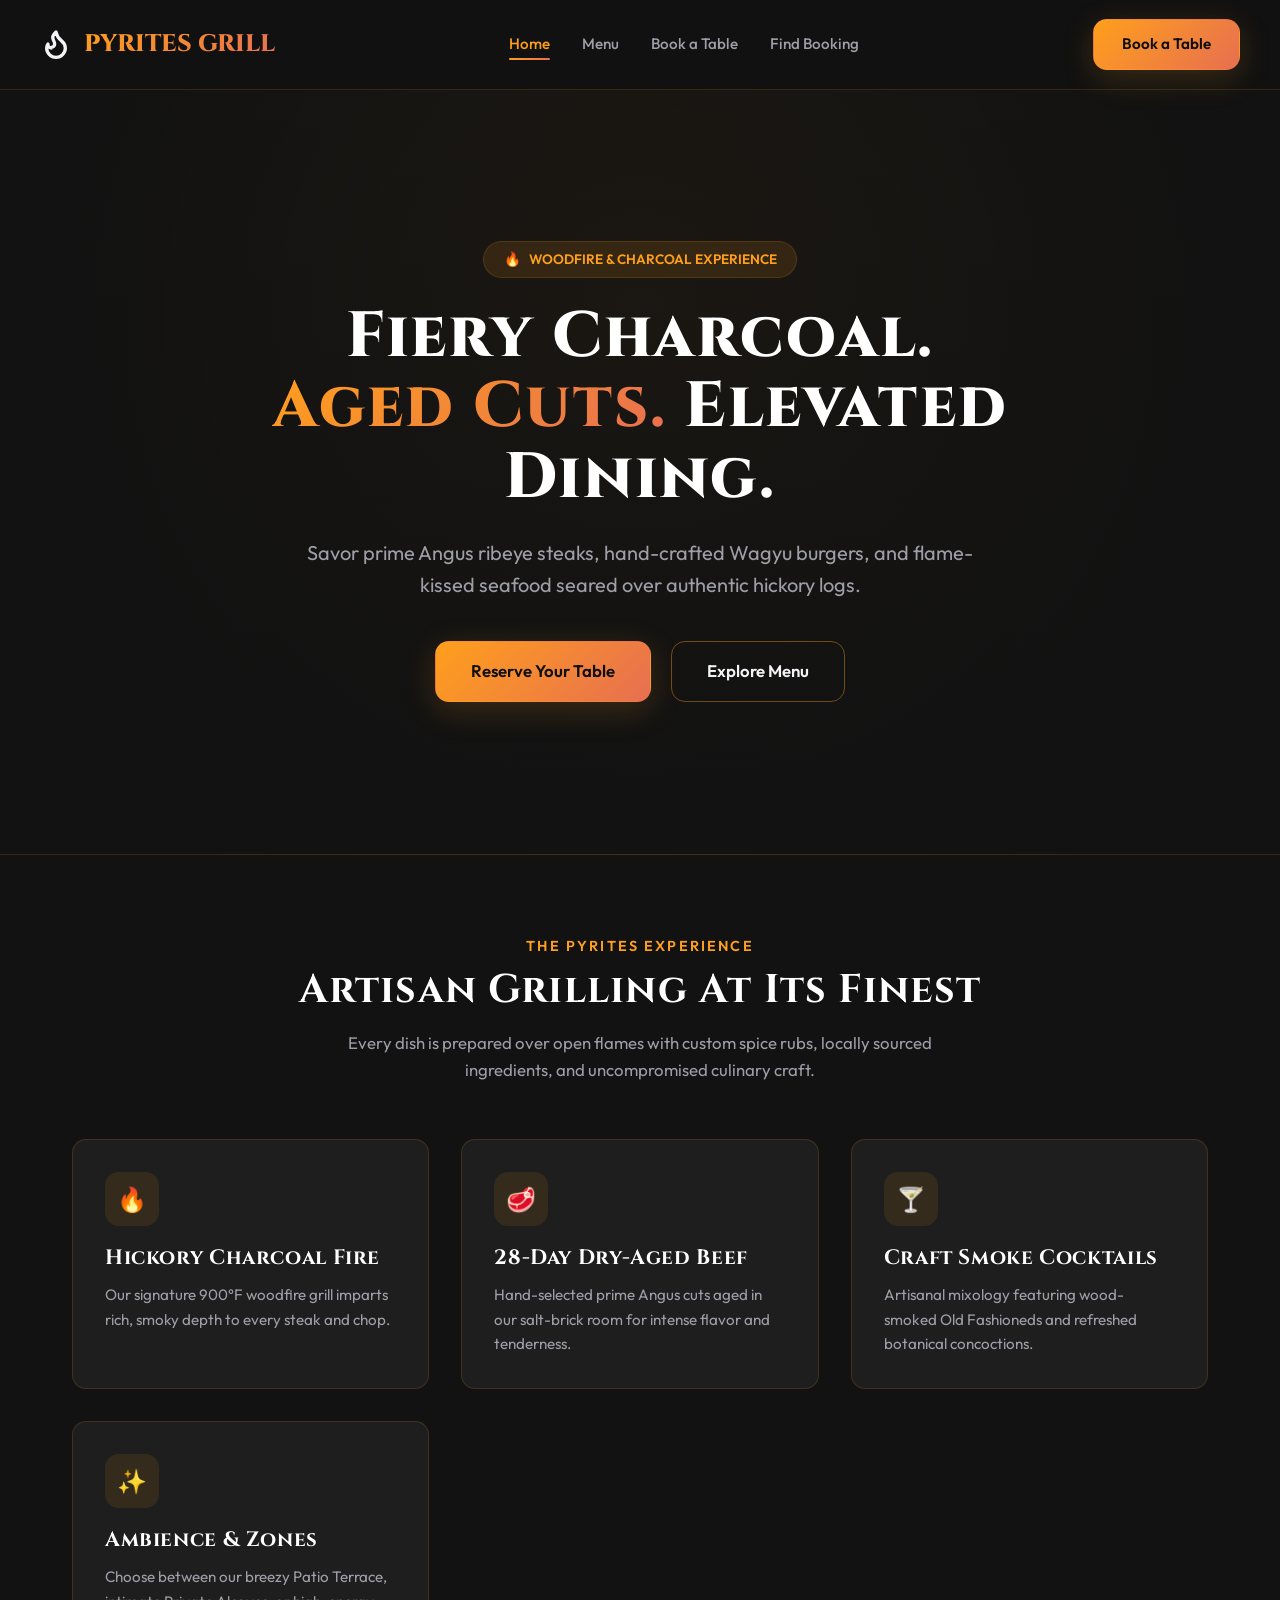
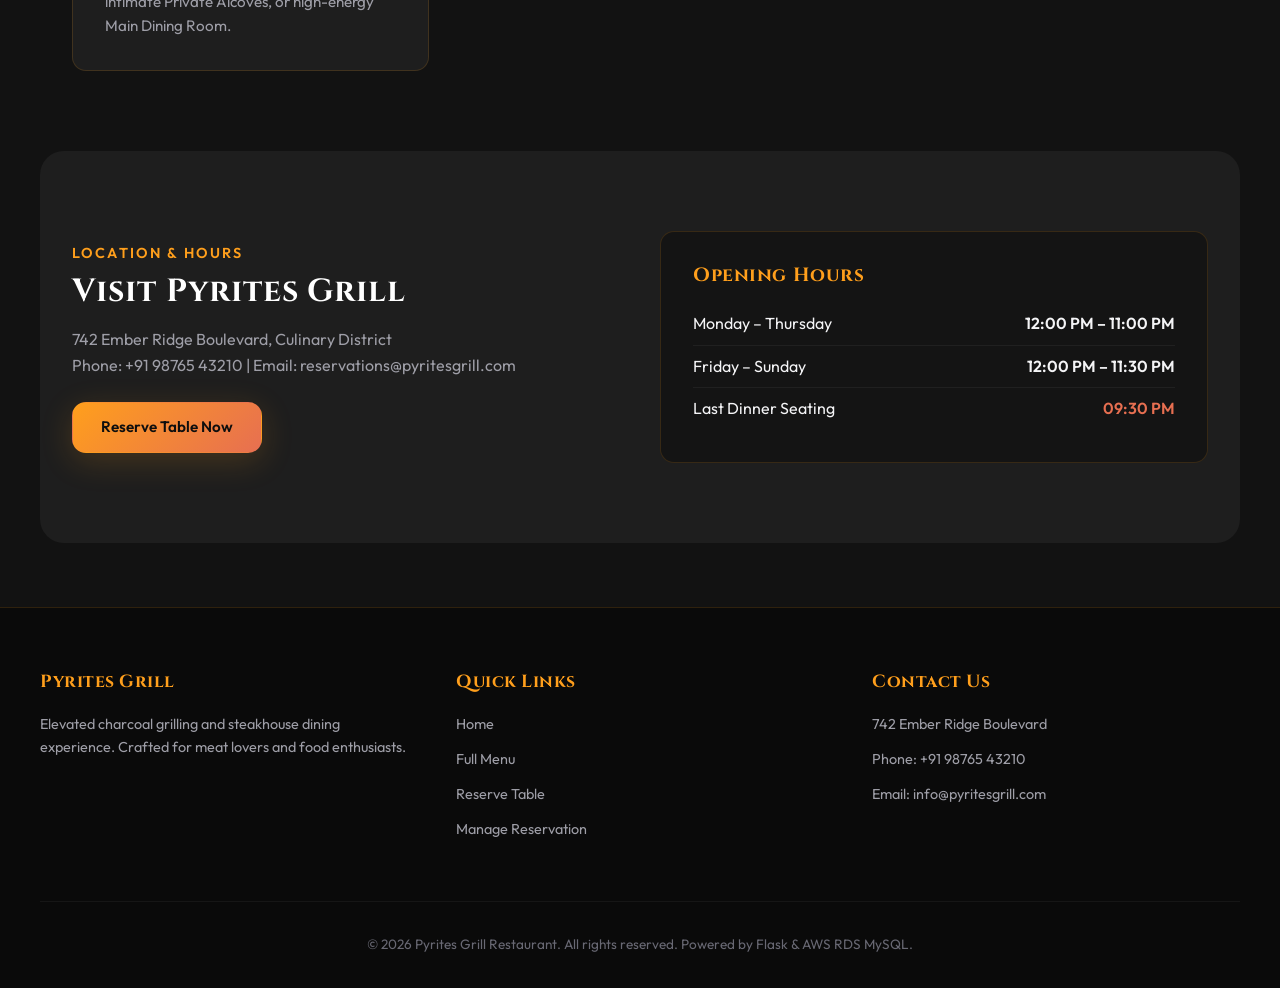
<file: frontend/index.html>
<!DOCTYPE html>
<html lang="en">
<head>
  <meta charset="UTF-8">
  <meta name="viewport" content="width=device-width, initial-scale=1.0">
  <title>Pyrites Grill | Premium Woodfire Steakhouse & Grill</title>
  <meta name="description" content="Experience flame-kissed Angus steaks, artisan burgers, and smoked specialties at Pyrites Grill. Reserve your table online today.">
  <link rel="stylesheet" href="css/styles.css">
</head>
<body>

  <!-- Navigation Bar -->
  <nav class="navbar">
    <div class="nav-container">
      <a href="index.html" class="brand-logo">
        <svg viewBox="0 0 24 24" fill="none" stroke="currentColor" stroke-width="2.5" stroke-linecap="round" stroke-linejoin="round">
          <path d="M8.5 14.5A2.5 2.5 0 0 0 11 12c0-1.38-.5-2-1-3-1.072-2.143-.224-4.054 2-6 .5 2.5 2 4.9 4 6.5 2 1.6 3 3.5 3 5.5a7 7 0 1 1-14 0c0-1.153.433-2.294 1-3a2.5 2.5 0 0 0 2.5 3z"/>
        </svg>
        <span>PYRITES GRILL</span>
      </a>
      <ul class="nav-links">
        <li><a href="index.html" class="nav-link active">Home</a></li>
        <li><a href="menu.html" class="nav-link">Menu</a></li>
        <li><a href="book.html" class="nav-link">Book a Table</a></li>
        <li><a href="my-booking.html" class="nav-link">Find Booking</a></li>
      </ul>
      <a href="book.html" class="btn btn-primary">Book a Table</a>
    </div>
  </nav>

  <!-- Main Content -->
  <main class="main-content">
    
    <!-- Hero Section -->
    <section class="hero">
      <div class="hero-overlay"></div>
      <div class="hero-container">
        <div class="hero-tag">
          <span style="color: var(--color-primary);">🔥</span> WOODFIRE & CHARCOAL EXPERIENCE
        </div>
        <h1 class="hero-title">
          Fiery Charcoal. <br>
          <span class="text-gradient">Aged Cuts.</span> Elevated Dining.
        </h1>
        <p class="hero-subtitle">
          Savor prime Angus ribeye steaks, hand-crafted Wagyu burgers, and flame-kissed seafood seared over authentic hickory logs.
        </p>
        <div class="hero-actions">
          <a href="book.html" class="btn btn-primary" style="padding: 1rem 2.2rem; font-size: 1.05rem;">
            Reserve Your Table
          </a>
          <a href="menu.html" class="btn btn-secondary" style="padding: 1rem 2.2rem; font-size: 1.05rem;">
            Explore Menu
          </a>
        </div>
      </div>
    </section>

    <!-- Experience Features -->
    <section class="section">
      <div class="section-header">
        <span class="section-subtitle">THE PYRITES EXPERIENCE</span>
        <h2 class="section-title">Artisan Grilling At Its Finest</h2>
        <p class="section-description">
          Every dish is prepared over open flames with custom spice rubs, locally sourced ingredients, and uncompromised culinary craft.
        </p>
      </div>

      <div class="grid-features">
        <div class="feature-card">
          <div class="feature-icon">🔥</div>
          <h3 class="feature-title">Hickory Charcoal Fire</h3>
          <p class="feature-text">Our signature 900°F woodfire grill imparts rich, smoky depth to every steak and chop.</p>
        </div>

        <div class="feature-card">
          <div class="feature-icon">🥩</div>
          <h3 class="feature-title">28-Day Dry-Aged Beef</h3>
          <p class="feature-text">Hand-selected prime Angus cuts aged in our salt-brick room for intense flavor and tenderness.</p>
        </div>

        <div class="feature-card">
          <div class="feature-icon">🍸</div>
          <h3 class="feature-title">Craft Smoke Cocktails</h3>
          <p class="feature-text">Artisanal mixology featuring wood-smoked Old Fashioneds and refreshed botanical concoctions.</p>
        </div>

        <div class="feature-card">
          <div class="feature-icon">✨</div>
          <h3 class="feature-title">Ambience & Zones</h3>
          <p class="feature-text">Choose between our breezy Patio Terrace, intimate Private Alcoves, or high-energy Main Dining Room.</p>
        </div>
      </div>
    </section>

    <!-- Restaurant Info & Hours Banner -->
    <section class="section" style="background: var(--bg-card); border-y: 1px solid var(--border-color); border-radius: var(--radius-lg); margin-bottom: 4rem;">
      <div style="display: grid; grid-template-columns: repeat(auto-fit, minmax(280px, 1fr)); gap: 2.5rem; align-items: center;">
        <div>
          <span class="section-subtitle">LOCATION & HOURS</span>
          <h2 class="section-title" style="font-size: 2rem;">Visit Pyrites Grill</h2>
          <p style="color: var(--text-muted); margin-bottom: 1.5rem;">
            742 Ember Ridge Boulevard, Culinary District<br>
            Phone: +91 98765 43210 | Email: reservations@pyritesgrill.com
          </p>
          <a href="book.html" class="btn btn-primary">Reserve Table Now</a>
        </div>

        <div style="background: rgba(18, 18, 18, 0.8); padding: 2rem; border-radius: var(--radius-md); border: 1px solid var(--border-color);">
          <h3 style="margin-bottom: 1rem; color: var(--color-primary); font-size: 1.2rem;">Opening Hours</h3>
          <div style="display: flex; justify-content: space-between; padding: 0.5rem 0; border-bottom: 1px solid rgba(255,255,255,0.05);">
            <span>Monday – Thursday</span>
            <span style="font-weight: 600;">12:00 PM – 11:00 PM</span>
          </div>
          <div style="display: flex; justify-content: space-between; padding: 0.5rem 0; border-bottom: 1px solid rgba(255,255,255,0.05);">
            <span>Friday – Sunday</span>
            <span style="font-weight: 600;">12:00 PM – 11:30 PM</span>
          </div>
          <div style="display: flex; justify-content: space-between; padding: 0.5rem 0;">
            <span>Last Dinner Seating</span>
            <span style="color: var(--color-secondary); font-weight: 600;">09:30 PM</span>
          </div>
        </div>
      </div>
    </section>

  </main>

  <!-- Footer -->
  <footer class="footer">
    <div class="footer-container">
      <div>
        <h3 class="footer-title">Pyrites Grill</h3>
        <p class="footer-text">Elevated charcoal grilling and steakhouse dining experience. Crafted for meat lovers and food enthusiasts.</p>
      </div>

      <div>
        <h3 class="footer-title">Quick Links</h3>
        <p class="footer-text"><a href="index.html">Home</a></p>
        <p class="footer-text"><a href="menu.html">Full Menu</a></p>
        <p class="footer-text"><a href="book.html">Reserve Table</a></p>
        <p class="footer-text"><a href="my-booking.html">Manage Reservation</a></p>
      </div>

      <div>
        <h3 class="footer-title">Contact Us</h3>
        <p class="footer-text">742 Ember Ridge Boulevard</p>
        <p class="footer-text">Phone: +91 98765 43210</p>
        <p class="footer-text">Email: info@pyritesgrill.com</p>
      </div>
    </div>

    <div class="footer-bottom">
      &copy; 2026 Pyrites Grill Restaurant. All rights reserved. Powered by Flask & AWS RDS MySQL.
    </div>
  </footer>

  <script src="js/config.js"></script>
  <script src="js/app.js"></script>
</body>
</html>
</file>
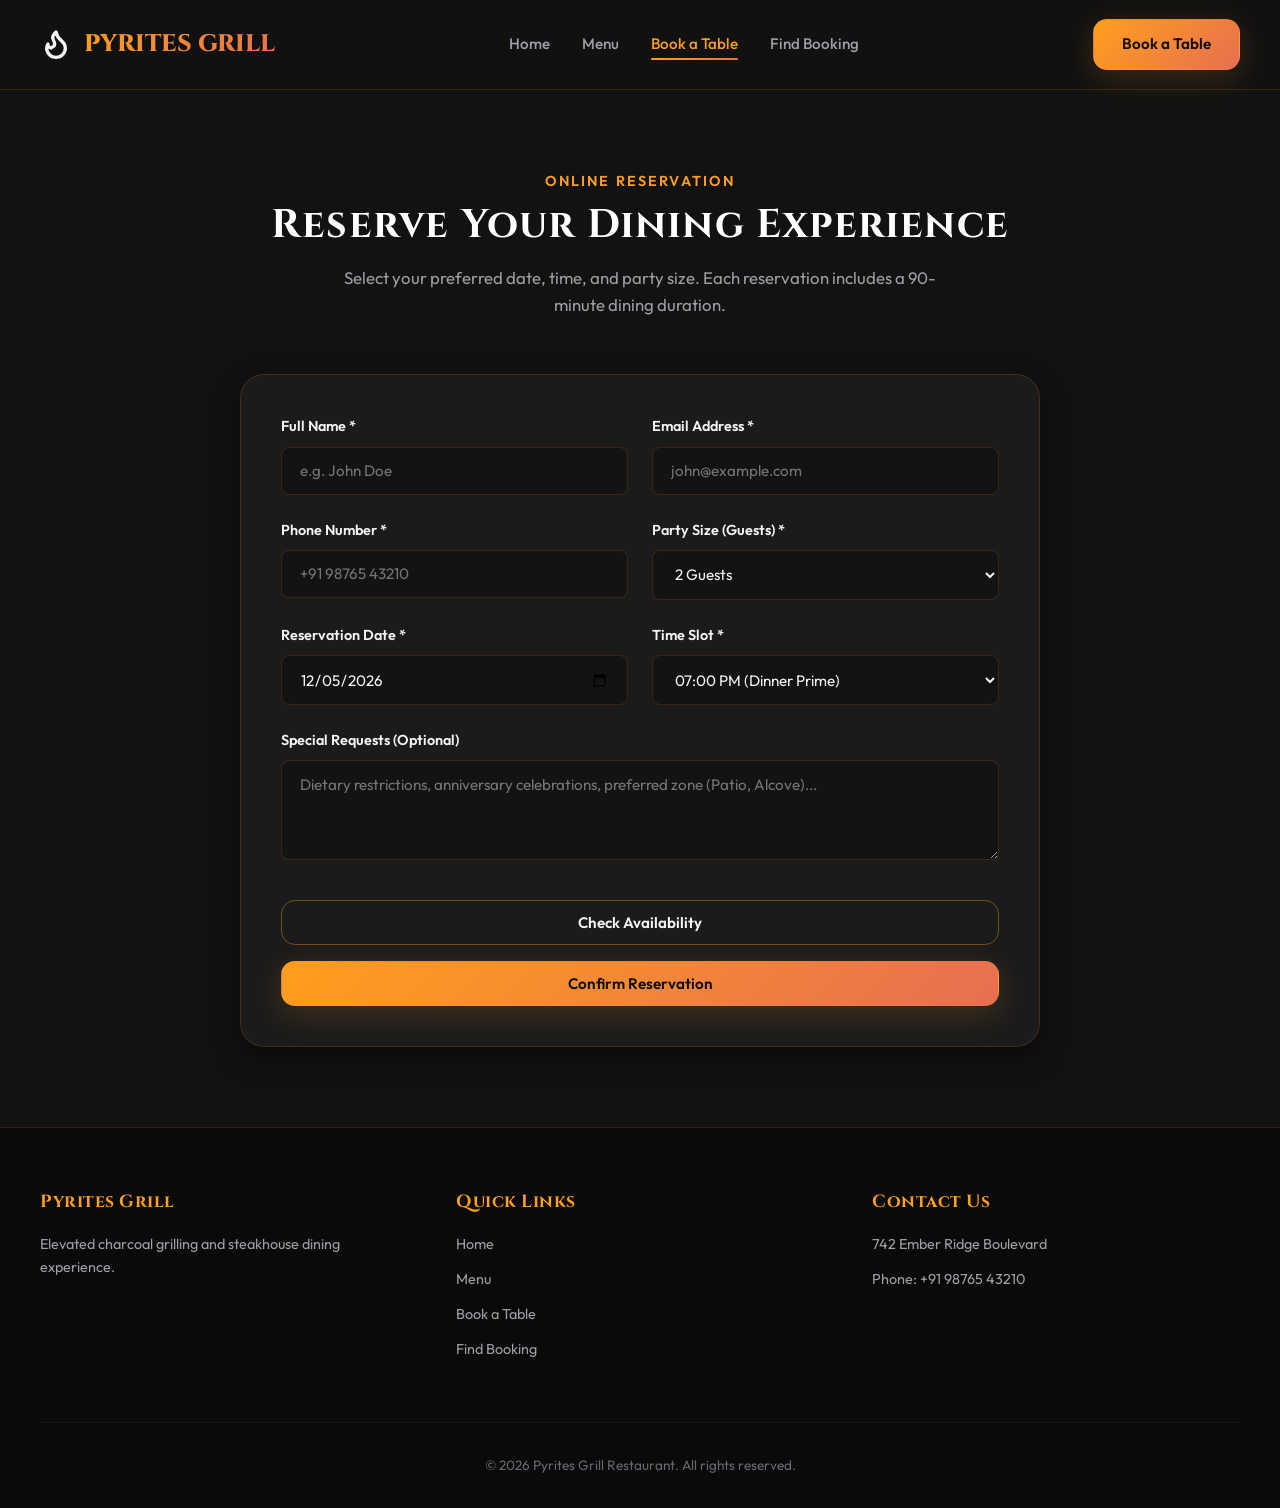
<file: frontend/book.html>
<!DOCTYPE html>
<html lang="en">
<head>
  <meta charset="UTF-8">
  <meta name="viewport" content="width=device-width, initial-scale=1.0">
  <title>Reserve a Table | Pyrites Grill</title>
  <meta name="description" content="Book a dining table at Pyrites Grill online with real-time table availability check and instant reservation reference.">
  <link rel="stylesheet" href="css/styles.css">
</head>
<body>

  <!-- Navigation Bar -->
  <nav class="navbar">
    <div class="nav-container">
      <a href="index.html" class="brand-logo">
        <svg viewBox="0 0 24 24" fill="none" stroke="currentColor" stroke-width="2.5" stroke-linecap="round" stroke-linejoin="round">
          <path d="M8.5 14.5A2.5 2.5 0 0 0 11 12c0-1.38-.5-2-1-3-1.072-2.143-.224-4.054 2-6 .5 2.5 2 4.9 4 6.5 2 1.6 3 3.5 3 5.5a7 7 0 1 1-14 0c0-1.153.433-2.294 1-3a2.5 2.5 0 0 0 2.5 3z"/>
        </svg>
        <span>PYRITES GRILL</span>
      </a>
      <ul class="nav-links">
        <li><a href="index.html" class="nav-link">Home</a></li>
        <li><a href="menu.html" class="nav-link">Menu</a></li>
        <li><a href="book.html" class="nav-link active">Book a Table</a></li>
        <li><a href="my-booking.html" class="nav-link">Find Booking</a></li>
      </ul>
      <a href="book.html" class="btn btn-primary">Book a Table</a>
    </div>
  </nav>

  <!-- Main Content -->
  <main class="main-content">
    
    <section class="section">
      <div class="section-header">
        <span class="section-subtitle">ONLINE RESERVATION</span>
        <h1 class="section-title">Reserve Your Dining Experience</h1>
        <p class="section-description">
          Select your preferred date, time, and party size. Each reservation includes a 90-minute dining duration.
        </p>
      </div>

      <!-- Alert Container -->
      <div id="booking-alert" style="max-width: 800px; margin: 0 auto 1.5rem;"></div>

      <!-- Booking Form Container -->
      <div id="booking-form-wrapper" class="booking-container">
        <form id="booking-form">
          <div class="form-grid">
            
            <!-- Guest Name -->
            <div class="form-group">
              <label class="form-label" for="customer_name">Full Name *</label>
              <input type="text" id="customer_name" class="form-input" placeholder="e.g. John Doe" required>
            </div>

            <!-- Email Address -->
            <div class="form-group">
              <label class="form-label" for="customer_email">Email Address *</label>
              <input type="email" id="customer_email" class="form-input" placeholder="john@example.com" required>
            </div>

            <!-- Phone Number -->
            <div class="form-group">
              <label class="form-label" for="customer_phone">Phone Number *</label>
              <input type="tel" id="customer_phone" class="form-input" placeholder="+91 98765 43210" required>
            </div>

            <!-- Guest Count -->
            <div class="form-group">
              <label class="form-label" for="guest_count">Party Size (Guests) *</label>
              <select id="guest_count" class="form-select" required>
                <option value="1">1 Guest (Solo)</option>
                <option value="2" selected>2 Guests</option>
                <option value="3">3 Guests</option>
                <option value="4">4 Guests</option>
                <option value="5">5 Guests</option>
                <option value="6">6 Guests</option>
                <option value="7">7 Guests</option>
                <option value="8">8 Guests (VIP / Large Alcove)</option>
              </select>
            </div>

            <!-- Booking Date -->
            <div class="form-group">
              <label class="form-label" for="booking_date">Reservation Date *</label>
              <input type="date" id="booking_date" class="form-input" required>
            </div>

            <!-- Booking Time Slot -->
            <div class="form-group">
              <label class="form-label" for="booking_time">Time Slot *</label>
              <select id="booking_time" class="form-select" required>
                <option value="12:00">12:00 PM (Lunch)</option>
                <option value="13:00">01:00 PM (Lunch)</option>
                <option value="14:00">02:00 PM (Lunch)</option>
                <option value="18:00">06:00 PM (Dinner)</option>
                <option value="19:00" selected>07:00 PM (Dinner Prime)</option>
                <option value="20:00">08:00 PM (Dinner Prime)</option>
                <option value="21:00">09:00 PM (Late Seating)</option>
              </select>
            </div>

            <!-- Special Requests -->
            <div class="form-group full-width">
              <label class="form-label" for="special_requests">Special Requests (Optional)</label>
              <textarea id="special_requests" class="form-textarea" placeholder="Dietary restrictions, anniversary celebrations, preferred zone (Patio, Alcove)..."></textarea>
            </div>

            <!-- Availability Action Button -->
            <div class="form-group full-width" style="display: flex; gap: 1rem; flex-wrap: wrap; margin-top: 1rem;">
              <button type="button" id="btn-check-availability" class="btn btn-secondary" style="flex: 1;">
                Check Availability
              </button>
              <button type="submit" id="btn-submit-booking" class="btn btn-primary" style="flex: 2;">
                Confirm Reservation
              </button>
            </div>

          </div>
        </form>
      </div>

      <!-- Result Confirmation Container (Hidden initially) -->
      <div id="booking-result-wrapper" style="display: none; max-width: 800px; margin: 0 auto;">
        <!-- Rendered by app.js -->
      </div>

    </section>

  </main>

  <!-- Footer -->
  <footer class="footer">
    <div class="footer-container">
      <div>
        <h3 class="footer-title">Pyrites Grill</h3>
        <p class="footer-text">Elevated charcoal grilling and steakhouse dining experience.</p>
      </div>
      <div>
        <h3 class="footer-title">Quick Links</h3>
        <p class="footer-text"><a href="index.html">Home</a></p>
        <p class="footer-text"><a href="menu.html">Menu</a></p>
        <p class="footer-text"><a href="book.html">Book a Table</a></p>
        <p class="footer-text"><a href="my-booking.html">Find Booking</a></p>
      </div>
      <div>
        <h3 class="footer-title">Contact Us</h3>
        <p class="footer-text">742 Ember Ridge Boulevard</p>
        <p class="footer-text">Phone: +91 98765 43210</p>
      </div>
    </div>
    <div class="footer-bottom">
      &copy; 2026 Pyrites Grill Restaurant. All rights reserved.
    </div>
  </footer>

  <script src="js/config.js"></script>
  <script src="js/app.js"></script>
</body>
</html>
</file>
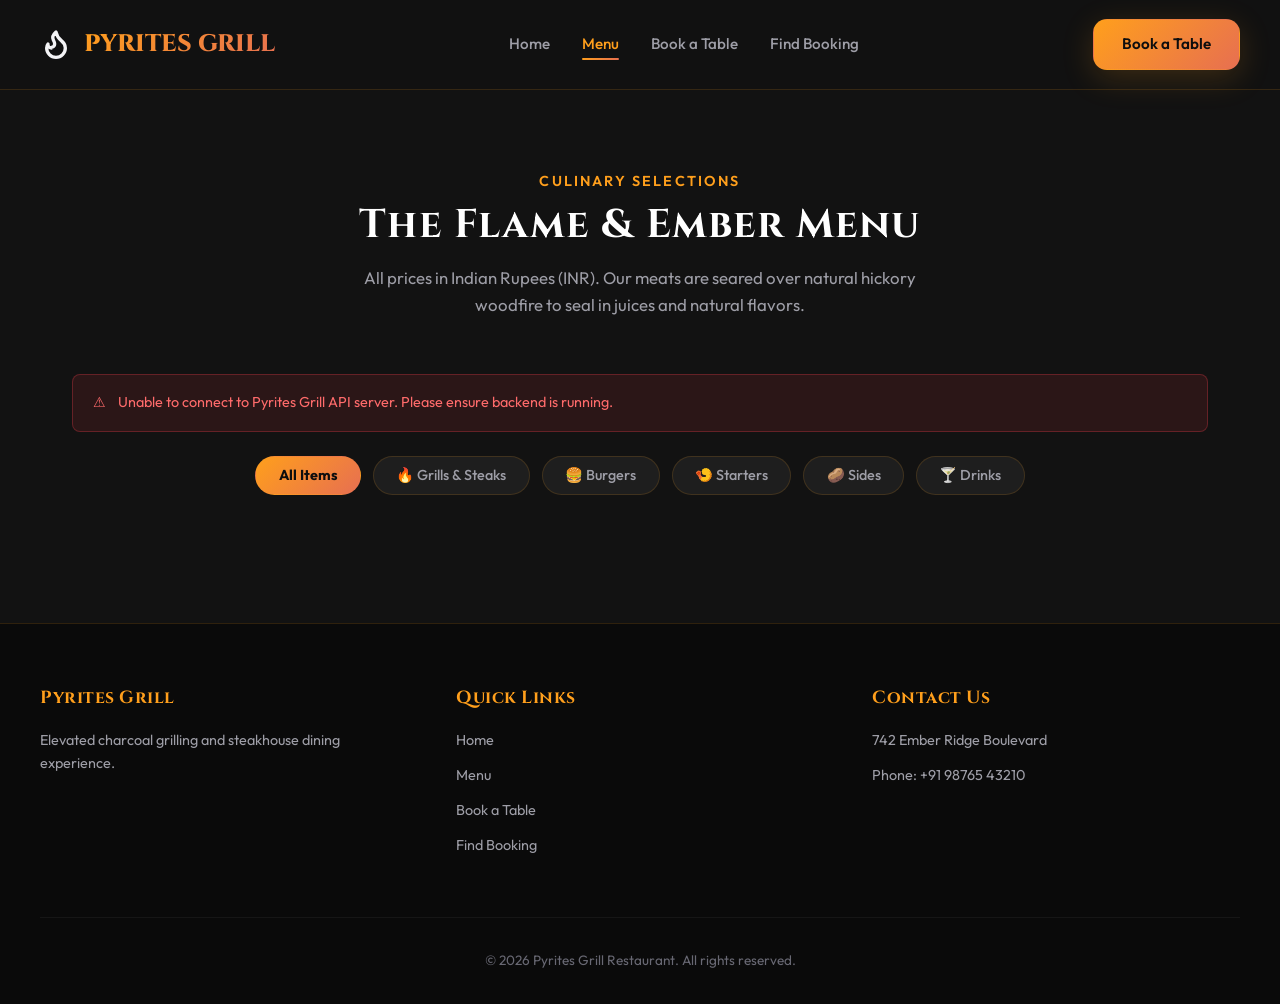
<file: frontend/menu.html>
<!DOCTYPE html>
<html lang="en">
<head>
  <meta charset="UTF-8">
  <meta name="viewport" content="width=device-width, initial-scale=1.0">
  <title>Our Menu | Pyrites Grill</title>
  <meta name="description" content="Explore our menu of charcoal grilled steaks, gourmet burgers, fresh seafood starters, and craft smoke cocktails at Pyrites Grill.">
  <link rel="stylesheet" href="css/styles.css">
</head>
<body>

  <!-- Navigation Bar -->
  <nav class="navbar">
    <div class="nav-container">
      <a href="index.html" class="brand-logo">
        <svg viewBox="0 0 24 24" fill="none" stroke="currentColor" stroke-width="2.5" stroke-linecap="round" stroke-linejoin="round">
          <path d="M8.5 14.5A2.5 2.5 0 0 0 11 12c0-1.38-.5-2-1-3-1.072-2.143-.224-4.054 2-6 .5 2.5 2 4.9 4 6.5 2 1.6 3 3.5 3 5.5a7 7 0 1 1-14 0c0-1.153.433-2.294 1-3a2.5 2.5 0 0 0 2.5 3z"/>
        </svg>
        <span>PYRITES GRILL</span>
      </a>
      <ul class="nav-links">
        <li><a href="index.html" class="nav-link">Home</a></li>
        <li><a href="menu.html" class="nav-link active">Menu</a></li>
        <li><a href="book.html" class="nav-link">Book a Table</a></li>
        <li><a href="my-booking.html" class="nav-link">Find Booking</a></li>
      </ul>
      <a href="book.html" class="btn btn-primary">Book a Table</a>
    </div>
  </nav>

  <!-- Main Content -->
  <main class="main-content">
    
    <section class="section">
      <div class="section-header">
        <span class="section-subtitle">CULINARY SELECTIONS</span>
        <h1 class="section-title">The Flame & Ember Menu</h1>
        <p class="section-description">
          All prices in Indian Rupees (INR). Our meats are seared over natural hickory woodfire to seal in juices and natural flavors.
        </p>
      </div>

      <!-- Alert Container -->
      <div id="menu-alert"></div>

      <!-- Category Filter Tabs -->
      <div class="menu-categories">
        <button class="category-tab active" data-category="all">All Items</button>
        <button class="category-tab" data-category="grills">🔥 Grills & Steaks</button>
        <button class="category-tab" data-category="burgers">🍔 Burgers</button>
        <button class="category-tab" data-category="starters">🍤 Starters</button>
        <button class="category-tab" data-category="sides">🥔 Sides</button>
        <button class="category-tab" data-category="drinks">🍸 Drinks</button>
      </div>

      <!-- Dynamic Menu Grid -->
      <div id="menu-grid" class="menu-grid">
        <!-- Rendered by app.js -->
      </div>
    </section>

  </main>

  <!-- Footer -->
  <footer class="footer">
    <div class="footer-container">
      <div>
        <h3 class="footer-title">Pyrites Grill</h3>
        <p class="footer-text">Elevated charcoal grilling and steakhouse dining experience.</p>
      </div>
      <div>
        <h3 class="footer-title">Quick Links</h3>
        <p class="footer-text"><a href="index.html">Home</a></p>
        <p class="footer-text"><a href="menu.html">Menu</a></p>
        <p class="footer-text"><a href="book.html">Book a Table</a></p>
        <p class="footer-text"><a href="my-booking.html">Find Booking</a></p>
      </div>
      <div>
        <h3 class="footer-title">Contact Us</h3>
        <p class="footer-text">742 Ember Ridge Boulevard</p>
        <p class="footer-text">Phone: +91 98765 43210</p>
      </div>
    </div>
    <div class="footer-bottom">
      &copy; 2026 Pyrites Grill Restaurant. All rights reserved.
    </div>
  </footer>

  <script src="js/config.js"></script>
  <script src="js/app.js"></script>
</body>
</html>
</file>
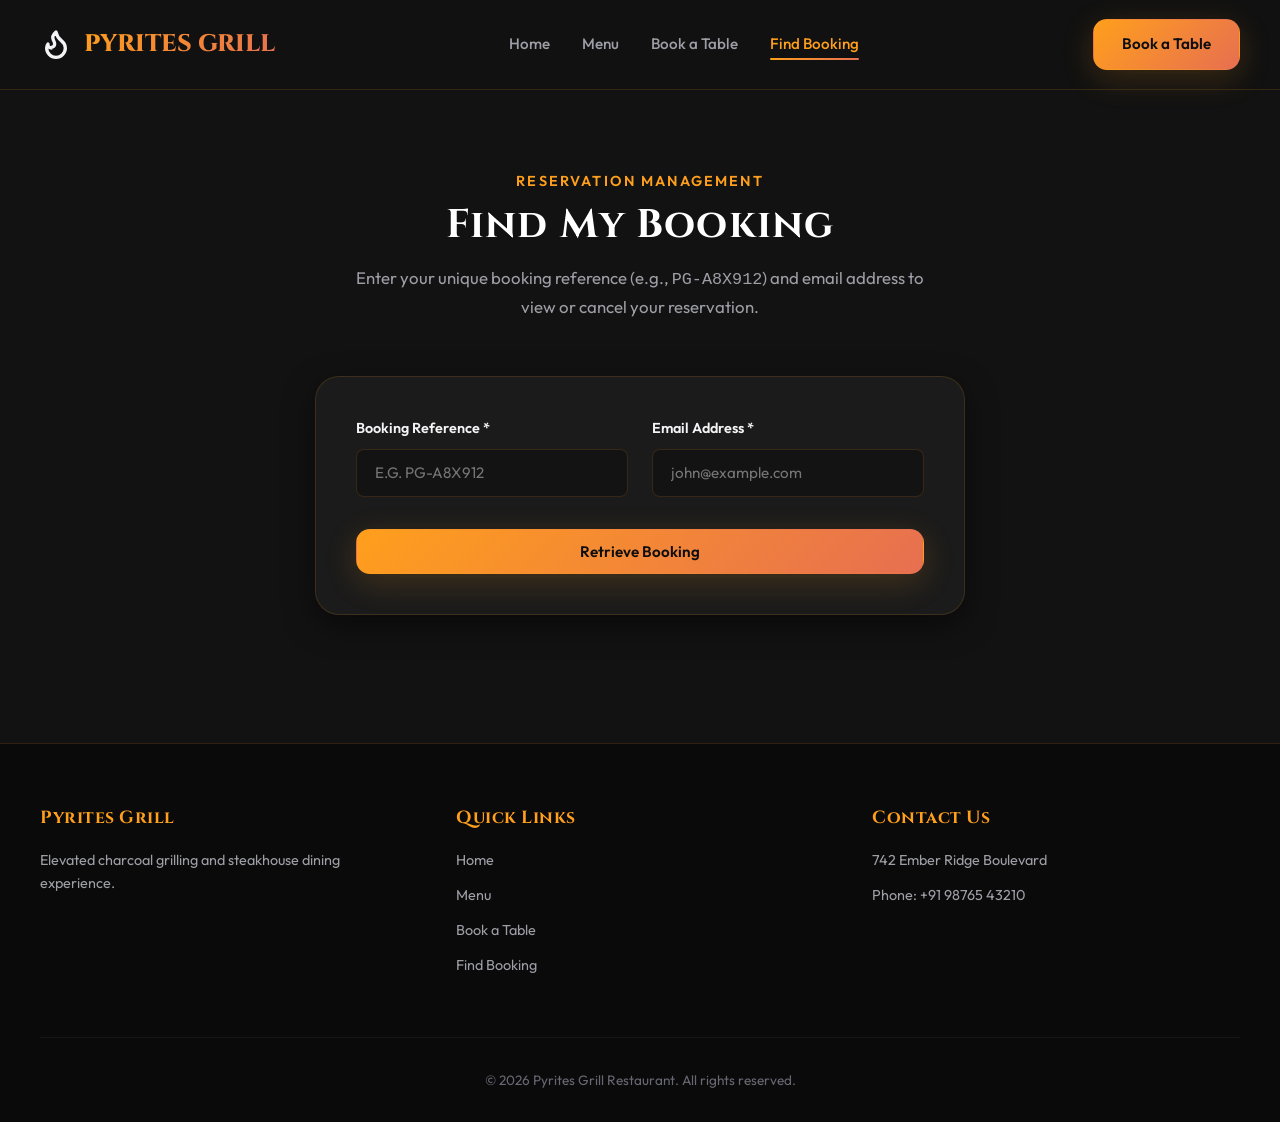
<file: frontend/my-booking.html>
<!DOCTYPE html>
<html lang="en">
<head>
  <meta charset="UTF-8">
  <meta name="viewport" content="width=device-width, initial-scale=1.0">
  <title>Find My Booking | Pyrites Grill</title>
  <meta name="description" content="Retrieve or manage your Pyrites Grill table booking using your unique reference code and email address.">
  <link rel="stylesheet" href="css/styles.css">
</head>
<body>

  <!-- Navigation Bar -->
  <nav class="navbar">
    <div class="nav-container">
      <a href="index.html" class="brand-logo">
        <svg viewBox="0 0 24 24" fill="none" stroke="currentColor" stroke-width="2.5" stroke-linecap="round" stroke-linejoin="round">
          <path d="M8.5 14.5A2.5 2.5 0 0 0 11 12c0-1.38-.5-2-1-3-1.072-2.143-.224-4.054 2-6 .5 2.5 2 4.9 4 6.5 2 1.6 3 3.5 3 5.5a7 7 0 1 1-14 0c0-1.153.433-2.294 1-3a2.5 2.5 0 0 0 2.5 3z"/>
        </svg>
        <span>PYRITES GRILL</span>
      </a>
      <ul class="nav-links">
        <li><a href="index.html" class="nav-link">Home</a></li>
        <li><a href="menu.html" class="nav-link">Menu</a></li>
        <li><a href="book.html" class="nav-link">Book a Table</a></li>
        <li><a href="my-booking.html" class="nav-link active">Find Booking</a></li>
      </ul>
      <a href="book.html" class="btn btn-primary">Book a Table</a>
    </div>
  </nav>

  <!-- Main Content -->
  <main class="main-content">
    
    <section class="section">
      <div class="section-header">
        <span class="section-subtitle">RESERVATION MANAGEMENT</span>
        <h1 class="section-title">Find My Booking</h1>
        <p class="section-description">
          Enter your unique booking reference (e.g., <code>PG-A8X912</code>) and email address to view or cancel your reservation.
        </p>
      </div>

      <!-- Search Form Container -->
      <div class="booking-container" style="max-width: 650px; margin: 0 auto 3rem;">
        <div id="search-alert"></div>

        <form id="search-booking-form">
          <div class="form-grid">
            
            <div class="form-group">
              <label class="form-label" for="search_ref">Booking Reference *</label>
              <input type="text" id="search_ref" class="form-input" placeholder="e.g. PG-A8X912" style="text-transform: uppercase;" required>
            </div>

            <div class="form-group">
              <label class="form-label" for="search_email">Email Address *</label>
              <input type="email" id="search_email" class="form-input" placeholder="john@example.com" required>
            </div>

            <div class="form-group full-width" style="margin-top: 0.5rem;">
              <button type="submit" class="btn btn-primary btn-full">
                Retrieve Booking
              </button>
            </div>

          </div>
        </form>
      </div>

      <!-- Booking Detail Output Container -->
      <div id="booking-detail-wrapper" style="max-width: 750px; margin: 0 auto;">
        <!-- Rendered by app.js -->
      </div>

    </section>

  </main>

  <!-- Footer -->
  <footer class="footer">
    <div class="footer-container">
      <div>
        <h3 class="footer-title">Pyrites Grill</h3>
        <p class="footer-text">Elevated charcoal grilling and steakhouse dining experience.</p>
      </div>
      <div>
        <h3 class="footer-title">Quick Links</h3>
        <p class="footer-text"><a href="index.html">Home</a></p>
        <p class="footer-text"><a href="menu.html">Menu</a></p>
        <p class="footer-text"><a href="book.html">Book a Table</a></p>
        <p class="footer-text"><a href="my-booking.html">Find Booking</a></p>
      </div>
      <div>
        <h3 class="footer-title">Contact Us</h3>
        <p class="footer-text">742 Ember Ridge Boulevard</p>
        <p class="footer-text">Phone: +91 98765 43210</p>
      </div>
    </div>
    <div class="footer-bottom">
      &copy; 2026 Pyrites Grill Restaurant. All rights reserved.
    </div>
  </footer>

  <script src="js/config.js"></script>
  <script src="js/app.js"></script>
</body>
</html>
</file>
<file: frontend/css/styles.css>
/* ==========================================================================
   PYRITES GRILL - DESIGN SYSTEM & STYLESHEET
   Aesthetics: Charcoal dark theme, warm amber/fire orange accents, sleek typography
   ========================================================================== */

@import url('https://fonts.googleapis.com/css2?family=Cinzel:wght@500;700;800&family=Outfit:wght@300;400;500;600;700&display=swap');

:root {
  --bg-dark: #121212;
  --bg-card: #1E1E1E;
  --bg-card-hover: #262626;
  --bg-card-glass: rgba(30, 30, 30, 0.85);
  --border-color: rgba(255, 159, 28, 0.15);
  --border-hover: rgba(255, 159, 28, 0.4);
  
  --color-primary: #FF9F1C;
  --color-secondary: #E76F51;
  --color-accent-glow: rgba(255, 159, 28, 0.25);
  
  --text-main: #F4F4F6;
  --text-muted: #9E9EA7;
  --text-dim: #686873;
  
  --status-confirmed: #2EC4B6;
  --status-cancelled: #E63946;
  
  --font-heading: 'Cinzel', serif;
  --font-body: 'Outfit', sans-serif;
  
  --gradient-gold: linear-gradient(135deg, #FF9F1C 0%, #E76F51 100%);
  --gradient-dark: linear-gradient(180deg, #181818 0%, #121212 100%);
  --shadow-glow: 0 8px 32px rgba(255, 159, 28, 0.18);
  --shadow-card: 0 10px 30px rgba(0, 0, 0, 0.5);
  
  --radius-sm: 8px;
  --radius-md: 14px;
  --radius-lg: 24px;
  --radius-full: 9999px;
  
  --transition-fast: 0.2s cubic-bezier(0.4, 0, 0.2, 1);
  --transition-smooth: 0.35s cubic-bezier(0.16, 1, 0.3, 1);
}

/* Reset & Base */
*, *::before, *::after {
  box-sizing: border-box;
  margin: 0;
  padding: 0;
}

html {
  scroll-behavior: smooth;
  font-size: 16px;
}

body {
  background-color: var(--bg-dark);
  color: var(--text-main);
  font-family: var(--font-body);
  line-height: 1.6;
  min-height: 100vh;
  display: flex;
  flex-direction: column;
  overflow-x: hidden;
}

a {
  color: inherit;
  text-decoration: none;
}

button, input, select, textarea {
  font-family: inherit;
}

/* Typography Helpers */
h1, h2, h3, h4 {
  font-family: var(--font-heading);
  letter-spacing: 0.03em;
  color: #FFFFFF;
  line-height: 1.2;
}

.text-gradient {
  background: var(--gradient-gold);
  -webkit-background-clip: text;
  -webkit-text-fill-color: transparent;
}

/* Navbar */
.navbar {
  position: sticky;
  top: 0;
  z-index: 1000;
  background: rgba(18, 18, 18, 0.9);
  backdrop-filter: blur(16px);
  border-bottom: 1px solid var(--border-color);
  padding: 1.2rem 2rem;
  transition: var(--transition-fast);
}

.nav-container {
  max-width: 1200px;
  margin: 0 auto;
  display: flex;
  align-items: center;
  justify-content: space-between;
}

.brand-logo {
  display: flex;
  align-items: center;
  gap: 0.75rem;
  font-family: var(--font-heading);
  font-size: 1.5rem;
  font-weight: 800;
  color: var(--text-main);
}

.brand-logo img, .brand-logo svg {
  width: 32px;
  height: 32px;
}

.brand-logo span {
  background: var(--gradient-gold);
  -webkit-background-clip: text;
  -webkit-text-fill-color: transparent;
}

.nav-links {
  display: flex;
  align-items: center;
  gap: 2rem;
  list-style: none;
}

.nav-link {
  font-size: 0.95rem;
  font-weight: 500;
  color: var(--text-muted);
  transition: var(--transition-fast);
  position: relative;
  padding: 0.4rem 0;
}

.nav-link:hover, .nav-link.active {
  color: var(--color-primary);
}

.nav-link.active::after {
  content: '';
  position: absolute;
  bottom: 0;
  left: 0;
  width: 100%;
  height: 2px;
  background: var(--gradient-gold);
  border-radius: var(--radius-full);
}

.btn {
  display: inline-flex;
  align-items: center;
  justify-content: center;
  gap: 0.5rem;
  padding: 0.75rem 1.75rem;
  font-size: 0.95rem;
  font-weight: 600;
  border-radius: var(--radius-md);
  border: 1px solid transparent;
  cursor: pointer;
  transition: var(--transition-smooth);
}

.btn-primary {
  background: var(--gradient-gold);
  color: #0E0E0E;
  box-shadow: var(--shadow-glow);
}

.btn-primary:hover {
  transform: translateY(-2px);
  box-shadow: 0 12px 36px rgba(255, 159, 28, 0.35);
}

.btn-secondary {
  background: transparent;
  border-color: var(--border-hover);
  color: var(--text-main);
}

.btn-secondary:hover {
  background: rgba(255, 159, 28, 0.08);
  border-color: var(--color-primary);
  color: var(--color-primary);
}

.btn-danger {
  background: rgba(230, 57, 70, 0.15);
  border-color: rgba(230, 57, 70, 0.4);
  color: #FF6B6B;
}

.btn-danger:hover {
  background: #E63946;
  color: #FFFFFF;
}

.btn-full {
  width: 100%;
}

/* Layout Containers */
.main-content {
  flex: 1;
}

.section {
  padding: 5rem 2rem;
  max-width: 1200px;
  margin: 0 auto;
}

.section-header {
  text-align: center;
  margin-bottom: 3.5rem;
}

.section-subtitle {
  color: var(--color-primary);
  font-size: 0.9rem;
  font-weight: 600;
  text-transform: uppercase;
  letter-spacing: 0.15em;
  margin-bottom: 0.5rem;
  display: block;
}

.section-title {
  font-size: 2.5rem;
  margin-bottom: 1rem;
}

.section-description {
  color: var(--text-muted);
  max-width: 600px;
  margin: 0 auto;
  font-size: 1.05rem;
}

/* Hero Section */
.hero {
  position: relative;
  min-height: 85vh;
  display: flex;
  align-items: center;
  justify-content: center;
  padding: 4rem 2rem;
  background: radial-gradient(circle at 50% 30%, rgba(255, 159, 28, 0.12) 0%, rgba(18, 18, 18, 1) 70%),
              url('https://images.unsplash.com/photo-1544025162-d76694265947?auto=format&fit=crop&w=1920&q=80') center/cover no-repeat;
  background-blend-mode: overlay;
  border-bottom: 1px solid var(--border-color);
}

.hero-overlay {
  position: absolute;
  inset: 0;
  background: linear-gradient(180deg, rgba(18, 18, 18, 0.6) 0%, rgba(18, 18, 18, 0.95) 100%);
}

.hero-container {
  position: relative;
  z-index: 10;
  max-width: 900px;
  text-align: center;
}

.hero-tag {
  display: inline-flex;
  align-items: center;
  gap: 0.5rem;
  padding: 0.4rem 1.2rem;
  background: rgba(255, 159, 28, 0.12);
  border: 1px solid var(--border-color);
  border-radius: var(--radius-full);
  color: var(--color-primary);
  font-size: 0.85rem;
  font-weight: 600;
  margin-bottom: 1.5rem;
}

.hero-title {
  font-size: 4rem;
  font-weight: 800;
  margin-bottom: 1.5rem;
  line-height: 1.1;
}

.hero-subtitle {
  font-size: 1.25rem;
  color: var(--text-muted);
  max-width: 700px;
  margin: 0 auto 2.5rem;
}

.hero-actions {
  display: flex;
  align-items: center;
  justify-content: center;
  gap: 1.25rem;
  flex-wrap: wrap;
}

/* Feature Cards Grid */
.grid-features {
  display: grid;
  grid-template-columns: repeat(auto-fit, minmax(280px, 1fr));
  gap: 2rem;
}

.feature-card {
  background: var(--bg-card);
  border: 1px solid var(--border-color);
  border-radius: var(--radius-md);
  padding: 2rem;
  transition: var(--transition-smooth);
}

.feature-card:hover {
  transform: translateY(-5px);
  border-color: var(--border-hover);
  box-shadow: var(--shadow-card);
}

.feature-icon {
  width: 54px;
  height: 54px;
  border-radius: var(--radius-md);
  background: rgba(255, 159, 28, 0.1);
  color: var(--color-primary);
  display: flex;
  align-items: center;
  justify-content: center;
  font-size: 1.5rem;
  margin-bottom: 1.25rem;
}

.feature-title {
  font-size: 1.3rem;
  margin-bottom: 0.75rem;
}

.feature-text {
  color: var(--text-muted);
  font-size: 0.95rem;
}

/* Menu Page & Cards */
.menu-categories {
  display: flex;
  align-items: center;
  justify-content: center;
  gap: 0.75rem;
  flex-wrap: wrap;
  margin-bottom: 3rem;
}

.category-tab {
  padding: 0.6rem 1.4rem;
  border-radius: var(--radius-full);
  background: var(--bg-card);
  border: 1px solid var(--border-color);
  color: var(--text-muted);
  font-weight: 500;
  font-size: 0.9rem;
  cursor: pointer;
  transition: var(--transition-fast);
}

.category-tab:hover, .category-tab.active {
  background: var(--gradient-gold);
  border-color: transparent;
  color: #0E0E0E;
  font-weight: 700;
}

.menu-grid {
  display: grid;
  grid-template-columns: repeat(auto-fill, minmax(320px, 1fr));
  gap: 2rem;
}

.menu-card {
  background: var(--bg-card);
  border: 1px solid var(--border-color);
  border-radius: var(--radius-md);
  overflow: hidden;
  display: flex;
  flex-direction: column;
  transition: var(--transition-smooth);
}

.menu-card:hover {
  transform: translateY(-6px);
  border-color: var(--border-hover);
  box-shadow: 0 14px 40px rgba(0, 0, 0, 0.6);
}

.menu-img-wrapper {
  position: relative;
  height: 200px;
  overflow: hidden;
  background: #181818;
}

.menu-img {
  width: 100%;
  height: 100%;
  object-fit: cover;
  transition: transform 0.5s ease;
}

.menu-card:hover .menu-img {
  transform: scale(1.08);
}

.category-badge {
  position: absolute;
  top: 1rem;
  right: 1rem;
  padding: 0.25rem 0.75rem;
  background: rgba(18, 18, 18, 0.85);
  backdrop-filter: blur(8px);
  border: 1px solid var(--border-color);
  border-radius: var(--radius-full);
  font-size: 0.75rem;
  font-weight: 600;
  color: var(--color-primary);
}

.menu-body {
  padding: 1.5rem;
  display: flex;
  flex-direction: column;
  flex: 1;
}

.menu-header {
  display: flex;
  align-items: flex-start;
  justify-content: space-between;
  gap: 1rem;
  margin-bottom: 0.75rem;
}

.menu-item-title {
  font-size: 1.2rem;
}

.menu-item-price {
  font-family: var(--font-heading);
  font-size: 1.25rem;
  font-weight: 700;
  color: var(--color-primary);
  white-space: nowrap;
}

.menu-item-desc {
  color: var(--text-muted);
  font-size: 0.9rem;
  flex: 1;
}

/* Forms & Booking UI */
.booking-container {
  max-width: 800px;
  margin: 0 auto;
  background: var(--bg-card-glass);
  border: 1px solid var(--border-color);
  border-radius: var(--radius-lg);
  padding: 2.5rem;
  backdrop-filter: blur(12px);
  box-shadow: var(--shadow-card);
}

.form-grid {
  display: grid;
  grid-template-columns: repeat(2, 1fr);
  gap: 1.5rem;
}

.form-group {
  display: flex;
  flex-direction: column;
  gap: 0.5rem;
}

.form-group.full-width {
  grid-column: span 2;
}

.form-label {
  font-size: 0.9rem;
  font-weight: 600;
  color: var(--text-main);
  display: flex;
  align-items: center;
  gap: 0.4rem;
}

.form-input, .form-select, .form-textarea {
  width: 100%;
  padding: 0.85rem 1.1rem;
  background: rgba(18, 18, 18, 0.8);
  border: 1px solid var(--border-color);
  border-radius: var(--radius-sm);
  color: var(--text-main);
  font-size: 0.95rem;
  transition: var(--transition-fast);
}

.form-input:focus, .form-select:focus, .form-textarea:focus {
  outline: none;
  border-color: var(--color-primary);
  box-shadow: 0 0 0 3px var(--color-accent-glow);
}

.form-textarea {
  resize: vertical;
  min-height: 100px;
}

/* Feedback & Toast Alerts */
.alert {
  padding: 1rem 1.25rem;
  border-radius: var(--radius-sm);
  font-size: 0.9rem;
  display: flex;
  align-items: center;
  gap: 0.75rem;
  margin-bottom: 1.5rem;
}

.alert-success {
  background: rgba(46, 196, 182, 0.12);
  border: 1px solid rgba(46, 196, 182, 0.3);
  color: #2EC4B6;
}

.alert-error {
  background: rgba(230, 57, 70, 0.12);
  border: 1px solid rgba(230, 57, 70, 0.3);
  color: #FF6B6B;
}

.alert-info {
  background: rgba(255, 159, 28, 0.12);
  border: 1px solid rgba(255, 159, 28, 0.3);
  color: var(--color-primary);
}

/* Booking Confirmation Card */
.confirmation-card {
  background: var(--bg-card);
  border: 2px solid var(--color-primary);
  border-radius: var(--radius-lg);
  padding: 2.5rem;
  text-align: center;
  position: relative;
  overflow: hidden;
}

.ref-badge {
  display: inline-block;
  padding: 0.6rem 1.5rem;
  background: rgba(255, 159, 28, 0.15);
  border: 1px border var(--color-primary);
  border-radius: var(--radius-md);
  font-family: var(--font-heading);
  font-size: 1.8rem;
  font-weight: 800;
  color: var(--color-primary);
  letter-spacing: 0.1em;
  margin: 1rem 0 1.5rem;
}

.booking-details-grid {
  display: grid;
  grid-template-columns: repeat(2, 1fr);
  gap: 1.25rem;
  text-align: left;
  background: rgba(18, 18, 18, 0.6);
  padding: 1.5rem;
  border-radius: var(--radius-md);
  margin: 1.5rem 0;
}

.detail-item {
  display: flex;
  flex-direction: column;
}

.detail-label {
  font-size: 0.8rem;
  color: var(--text-muted);
  text-transform: uppercase;
  letter-spacing: 0.05em;
}

.detail-value {
  font-size: 1.05rem;
  font-weight: 600;
  color: var(--text-main);
}

.status-tag {
  display: inline-flex;
  align-items: center;
  gap: 0.4rem;
  padding: 0.25rem 0.75rem;
  border-radius: var(--radius-full);
  font-size: 0.8rem;
  font-weight: 700;
}

.status-tag.confirmed {
  background: rgba(46, 196, 182, 0.2);
  color: var(--status-confirmed);
}

.status-tag.cancelled {
  background: rgba(230, 57, 70, 0.2);
  color: var(--status-cancelled);
}

/* Loading Spinner */
.spinner {
  width: 20px;
  height: 20px;
  border: 3px solid rgba(255, 255, 255, 0.3);
  border-radius: 50%;
  border-top-color: #FFFFFF;
  animation: spin 0.8s linear infinite;
}

@keyframes spin {
  to { transform: rotate(360deg); }
}

/* Footer */
.footer {
  background: #0A0A0A;
  border-top: 1px solid var(--border-color);
  padding: 4rem 2rem 2rem;
  margin-top: auto;
}

.footer-container {
  max-width: 1200px;
  margin: 0 auto;
  display: grid;
  grid-template-columns: repeat(auto-fit, minmax(250px, 1fr));
  gap: 3rem;
  margin-bottom: 3rem;
}

.footer-title {
  font-size: 1.1rem;
  margin-bottom: 1.25rem;
  color: var(--color-primary);
}

.footer-text {
  color: var(--text-muted);
  font-size: 0.9rem;
  margin-bottom: 0.75rem;
}

.footer-bottom {
  max-width: 1200px;
  margin: 0 auto;
  padding-top: 2rem;
  border-top: 1px solid rgba(255, 255, 255, 0.05);
  text-align: center;
  color: var(--text-dim);
  font-size: 0.85rem;
}

/* Responsive Rules */
@media (max-width: 768px) {
  .nav-container {
    flex-direction: column;
    gap: 1rem;
  }
  
  .hero-title {
    font-size: 2.5rem;
  }
  
  .form-grid {
    grid-template-columns: 1fr;
  }
  
  .form-group.full-width {
    grid-column: span 1;
  }
  
  .booking-details-grid {
    grid-template-columns: 1fr;
  }
}
</file>
